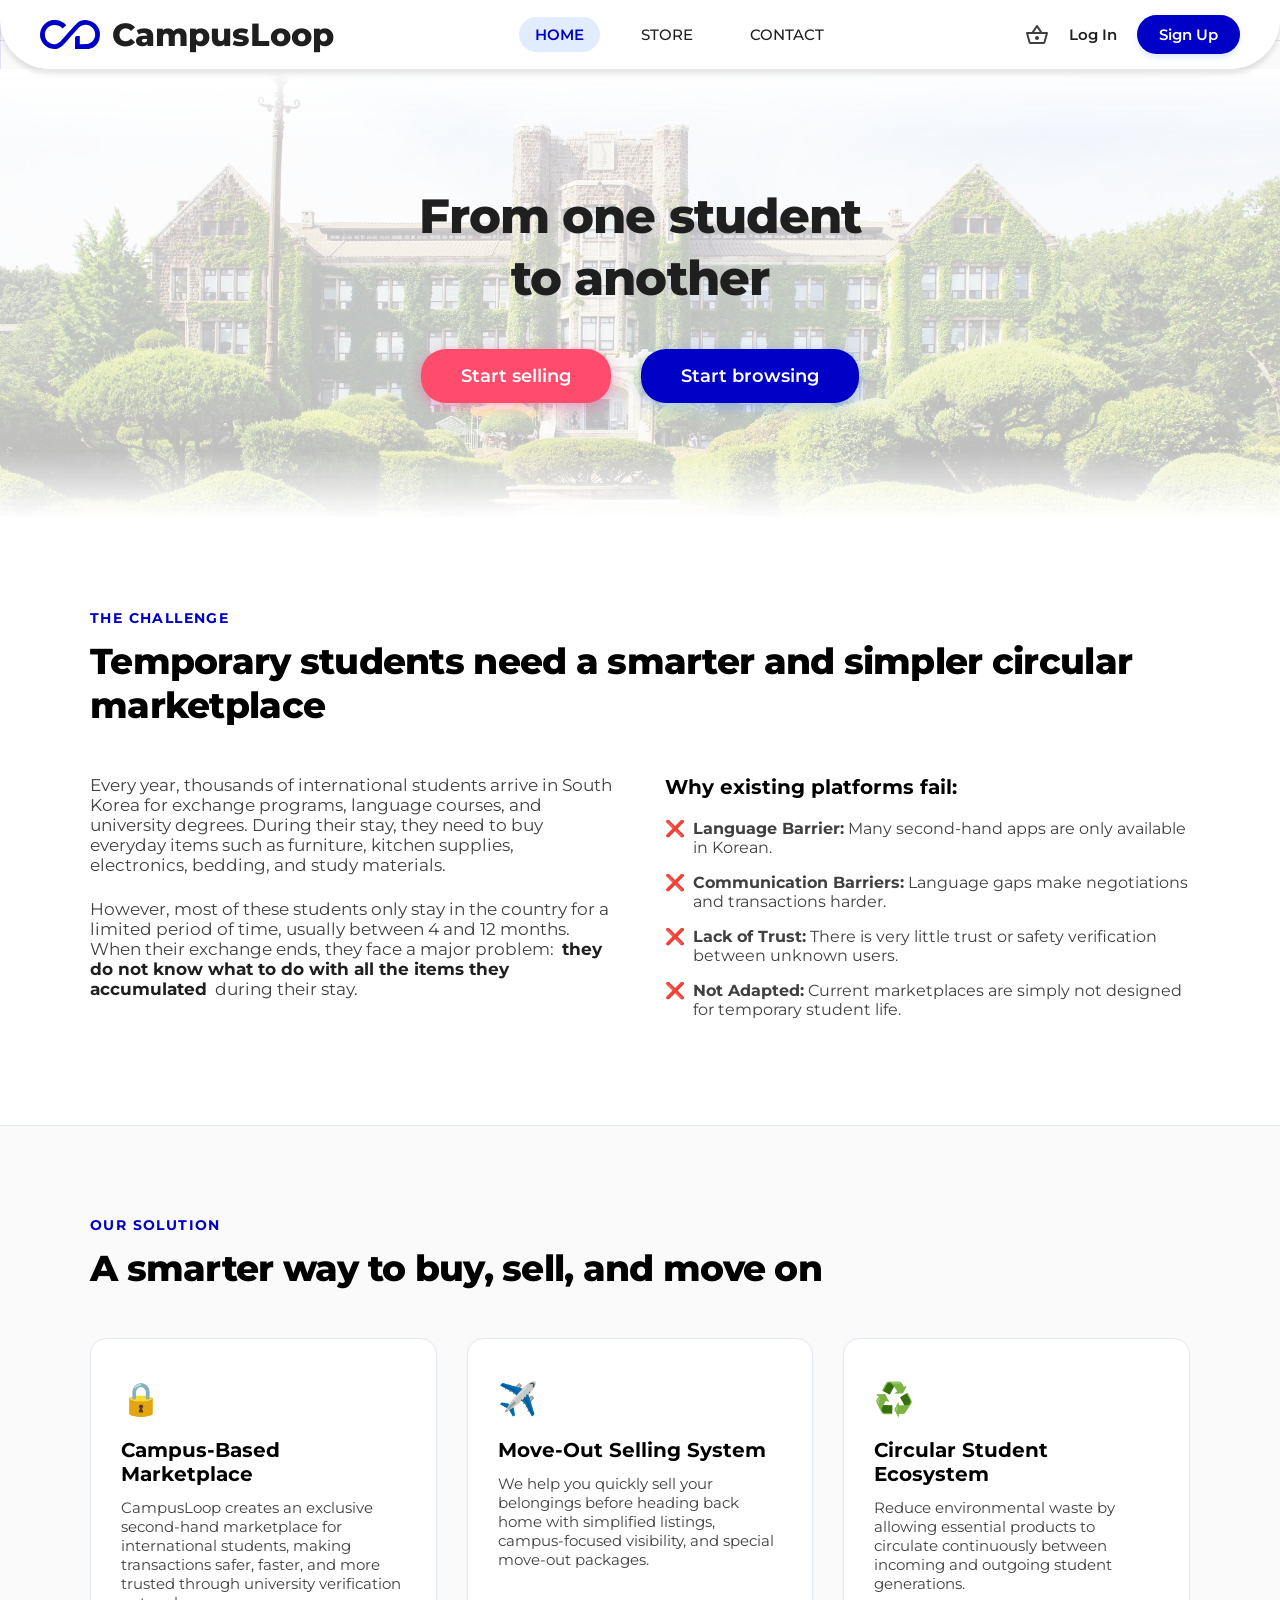
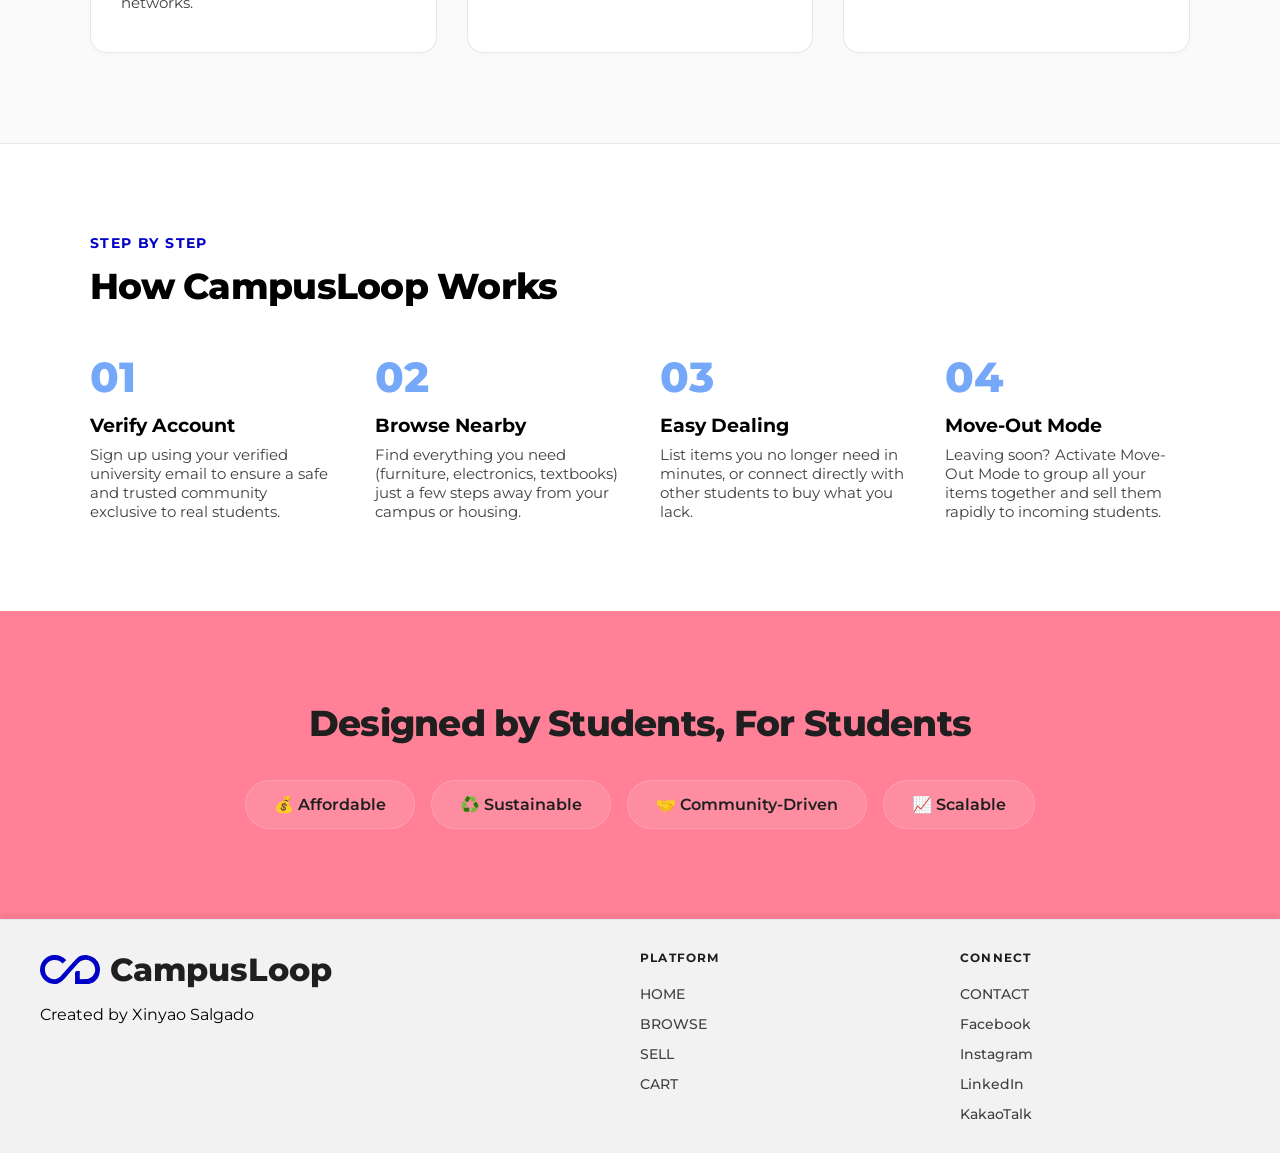
<file: index.html>
<!DOCTYPE html>
<html lang="en">
<head>
    <meta charset="UTF-8">
    <meta name="viewport" content="width=device-width, initial-scale=1.0">
    <link rel="icon" type="image/x-icon" href="./assets/logo/CampusLoop_Black.svg">
    <title>Home - CampusLoop</title>
    <link rel="preconnect" href="https://fonts.googleapis.com">
    <link rel="preconnect" href="https://fonts.gstatic.com" crossorigin>
    <link href="https://fonts.googleapis.com/css2?family=Material+Symbols+Rounded:wght,FILL@100..700,0..1&amp;display=swap" rel="stylesheet"/>
    <link rel="stylesheet" href="./assets/styles/style.css">
    <link rel="stylesheet" href="./assets/styles/index.css">
</head>
<body>
    <!-- MENU -->
    <header class="navbar">
        <div class="navbar-left">
            <a href="index.html" class="logo-container">
                <img class="logo-img" src="./assets/logo/CampusLoop_Blue.svg" alt="Logo CampusLoop">
                <p class="logo-name">CampusLoop</p>
            </a>
        </div>
        <nav class="navbar-center">
            <a class="nav-link active" href="index.html">HOME</a>
            <a class="nav-link" href="browse.html">STORE</a>
            <a class="nav-link" href="contact.html">CONTACT</a>
        </nav>
        <div class="navbar-right">
            <a href="cart.html" class="nav-icon">
                <span class="material-symbols-rounded">shopping_basket</span>
                <span class="cart-badge" id="cartBadge">0</span>
            </a>
            <a href="#" class="btn-login">Log In</a>
            <a href="#" class="btn-signup">Sign Up</a>
        </div>
    </header>

    <!-- MAIN CONTENT -->
    <main>
        <!-- HERO -->
        <section class="hero">
            <img src="./assets/images/campus.jpg" alt="Imagen de campus">
            <div>
                <h1>From one student <br> to another</h1>
                <div class="btns-hero">
                    <a class="btn-sell" href="sell.html">Start selling</a>
                    <a class="btn-browse" href="browse.html">Start browsing</a>
                </div>
                
            </div>
        </section>
        
        <!-- PROBLEM -->
        <section id="problem" class="web-section problem-section">
            <div class="container">
            <span class="section-tagline">The Challenge</span>
            <h2>Temporary students need a smarter and simpler circular marketplace</h2>
            
            <div class="problem-content">
                <div class="problem-text">
                <p>
                    Every year, thousands of international students arrive in South Korea for exchange programs, 
                    language courses, and university degrees. During their stay, they need to buy everyday items 
                    such as furniture, kitchen supplies, electronics, bedding, and study materials.
                </p>
                <p>
                    However, most of these students only stay in the country for a limited period of time, 
                    usually between 4 and 12 months. When their exchange ends, they face a major problem: 
                    <strong>they do not know what to do with all the items they accumulated</strong> during their stay.
                </p>
                </div>

                <div class="problem-reasons">
                <h3>Why existing platforms fail:</h3>
                <ul>
                    <li><strong>Language Barrier:</strong> Many second-hand apps are only available in Korean.</li>
                    <li><strong>Communication Barriers:</strong> Language gaps make negotiations and transactions harder.</li>
                    <li><strong>Lack of Trust:</strong> There is very little trust or safety verification between unknown users.</li>
                    <li><strong>Not Adapted:</strong> Current marketplaces are simply not designed for temporary student life.</li>
                </ul>
                </div>
            </div>
            </div>
        </section>

        <!-- SOLUTION -->
        <section id="solution" class="web-section solution-section">
            <div class="container">
            <span class="section-tagline">Our Solution</span>
            <h2>A smarter way to buy, sell, and move on</h2>
            
            <div class="solution-cards">
                <div class="solution-card">
                <div class="card-icon">🔒</div>
                <h3>Campus-Based Marketplace</h3>
                <p>
                    CampusLoop creates an exclusive second-hand marketplace for international students, making transactions safer, faster, and more trusted through university verification networks.
                </p>
                </div>

                <div class="solution-card">
                <div class="card-icon">✈️</div>
                <h3>Move-Out Selling System</h3>
                <p>
                    We help you quickly sell your belongings before heading back home with simplified listings, campus-focused visibility, and special move-out packages.
                </p>
                </div>

                <div class="solution-card">
                <div class="card-icon">♻️</div>
                <h3>Circular Student Ecosystem</h3>
                <p>
                    Reduce environmental waste by allowing essential products to circulate continuously between incoming and outgoing student generations.
                </p>
                </div>
            </div>
            </div>
        </section>

        <!-- STEPS -->
        <section id="how-it-works" class="web-section steps-section">
            <div class="container">
            <span class="section-tagline">Step by Step</span>
            <h2>How CampusLoop Works</h2>
            
            <ol class="steps-list">
                <li>
                <span class="step-number">01</span>
                <div class="step-content">
                    <h3>Verify Account</h3>
                    <p>Sign up using your verified university email to ensure a safe and trusted community exclusive to real students.</p>
                </div>
                </li>
                <li>
                <span class="step-number">02</span>
                <div class="step-content">
                    <h3>Browse Nearby</h3>
                    <p>Find everything you need (furniture, electronics, textbooks) just a few steps away from your campus or housing.</p>
                </div>
                </li>
                <li>
                <span class="step-number">03</span>
                <div class="step-content">
                    <h3>Easy Dealing</h3>
                    <p>List items you no longer need in minutes, or connect directly with other students to buy what you lack.</p>
                </div>
                </li>
                <li>
                <span class="step-number">04</span>
                <div class="step-content">
                    <h3>Move-Out Mode</h3>
                    <p>Leaving soon? Activate Move-Out Mode to group all your items together and sell them rapidly to incoming students.</p>
                </div>
                </li>
            </ol>
            </div>
        </section>

        <!-- VALUES -->
        <section id="values" class="web-section values-section">
            <div class="container">
            <h2>Designed by Students, For Students</h2>
            <div class="values-pills">
                <div class="pill">💰 Affordable</div>
                <div class="pill">♻️ Sustainable</div>
                <div class="pill">🤝 Community-Driven</div>
                <div class="pill">📈 Scalable</div>
            </div>
            </div>
        </section>
    </main>

    <!-- FOOTER -->
    <footer>
        <div class="column ownership">
            <a href="index.html">
                <img class="logo-img" src="./assets/logo/CampusLoop_Blue.svg" alt="CampusLoop logo">
                <p class="logo-name">CampusLoop</p>
            </a>
            <p>Created by Xinyao Salgado</p>
        </div>
        <div class="column platform">
            <h5>PLATFORM</h5>
            <a href="index.html">HOME</a>
            <a href="browse.html">BROWSE</a>
            <a href="sell.html">SELL</a>
            <a href="cart.html">CART</a>
        </div>
        <div class="column">
            <h5>CONNECT</h5>
            <a href="contact.html">CONTACT</a>
            <a href="#">Facebook</a>
            <a href="#">Instagram</a>
            <a href="#">LinkedIn</a>
            <a href="#">KakaoTalk</a>
        </div>
    </footer>
    <script src="./assets/scripts/cart-items.js"></script>
</body>
</html>
</file>
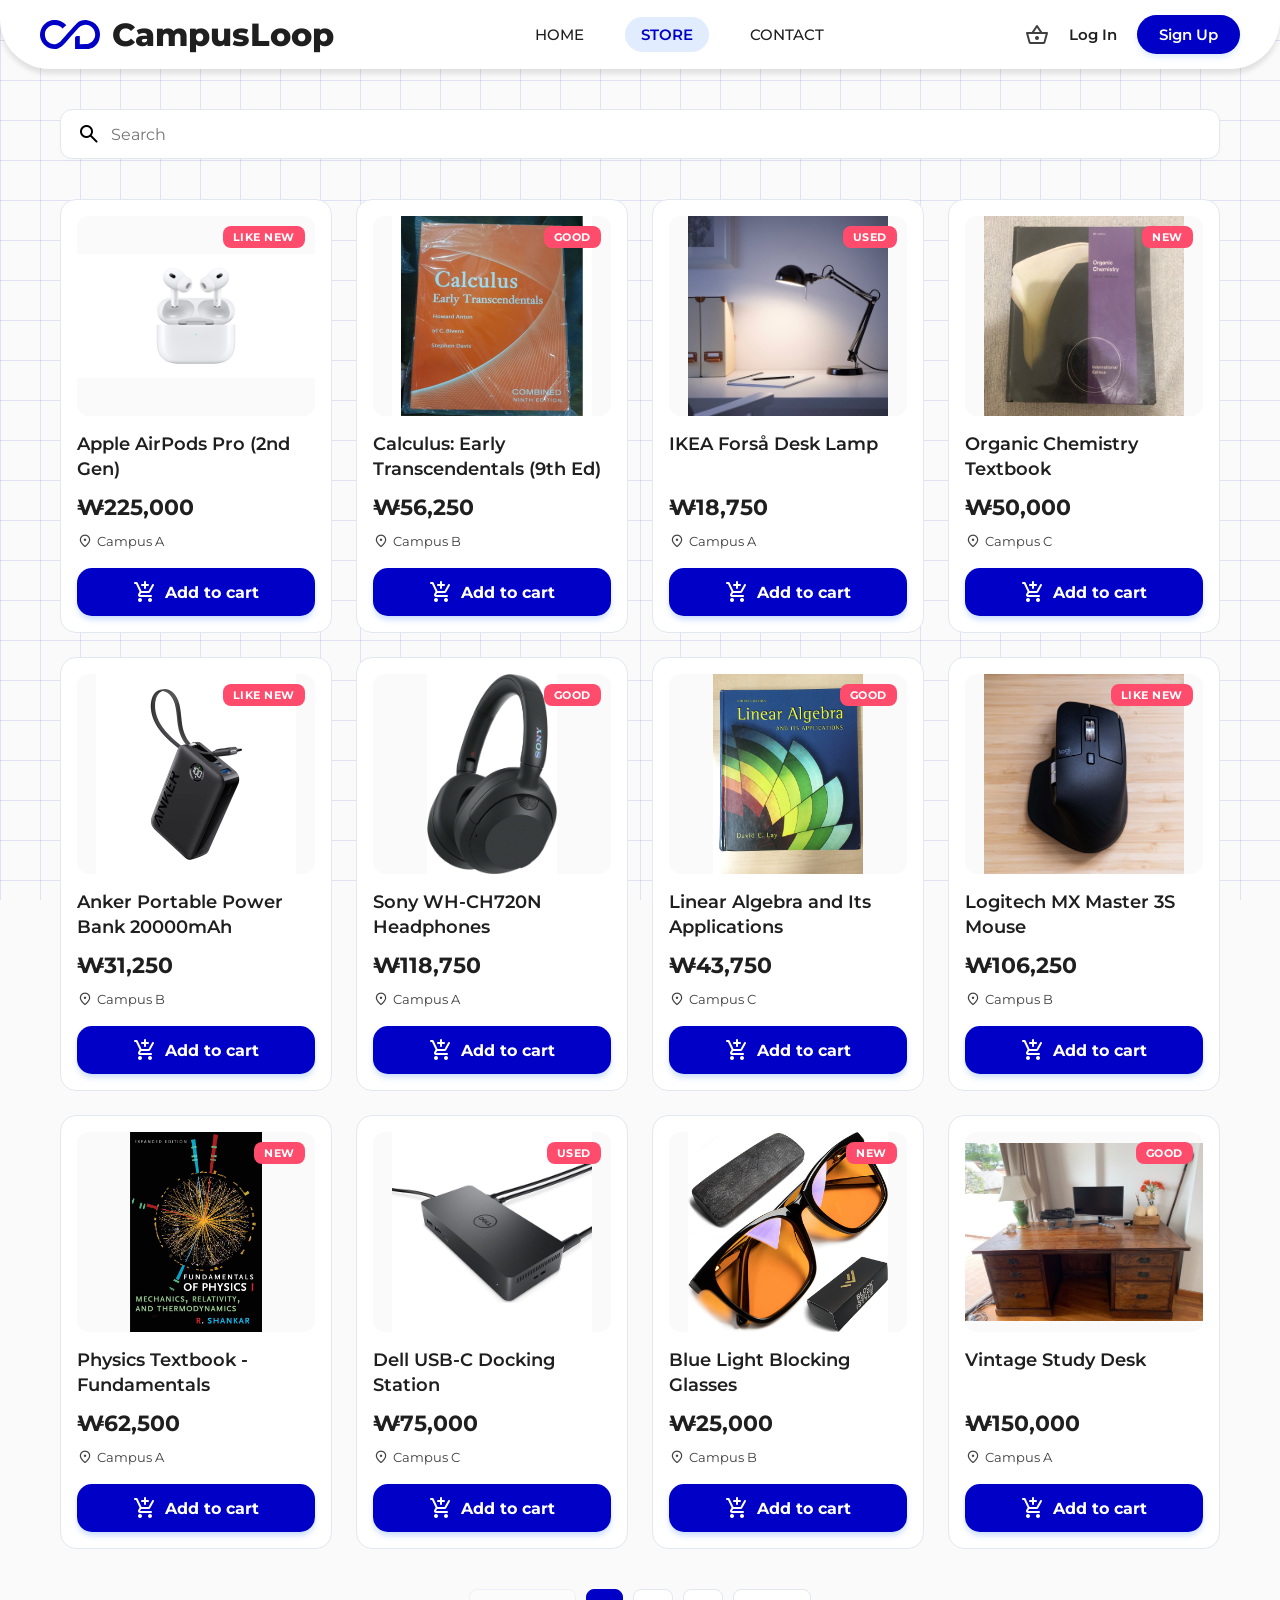
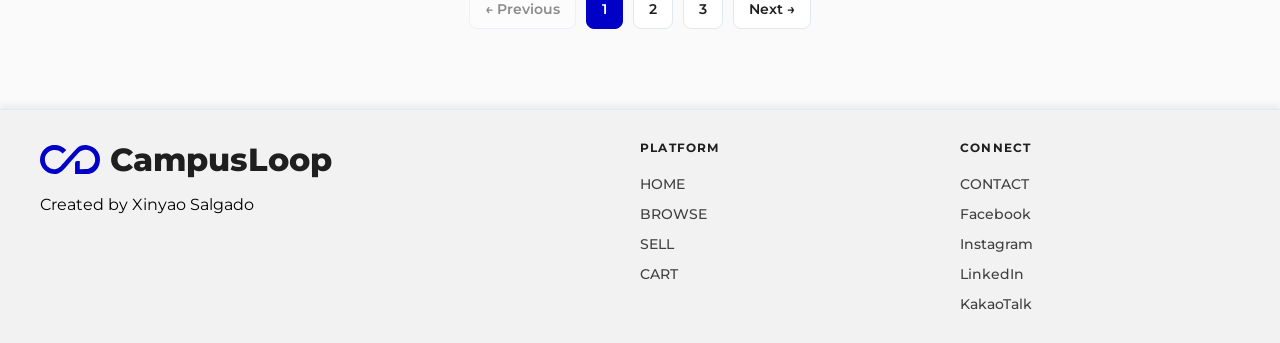
<file: browse.html>
<!DOCTYPE html>
<html lang="en">
<head>
    <meta charset="UTF-8">
    <meta name="viewport" content="width=device-width, initial-scale=1.0">
    <link rel="icon" type="image/x-icon" href="./assets/logo/CampusLoop_Black.svg">
    <title>Store - CampusLoop </title>
    <link href="https://fonts.googleapis.com/css2?family=Material+Symbols+Rounded:wght,FILL@100..700,0..1&amp;display=swap" rel="stylesheet"/>
    <link rel="stylesheet" href="./assets/styles/style.css">
    <link rel="stylesheet" href="./assets/styles/browse.css">
</head>
<body>
    <!-- MENU -->
    <header class="navbar">
        <div class="navbar-left">
            <a href="index.html" class="logo-container">
                <img class="logo-img" src="./assets/logo/CampusLoop_Blue.svg" alt="Logo CampusLoop">
                <p class="logo-name">CampusLoop</p>
            </a>
        </div>
        <nav class="navbar-center">
            <a class="nav-link" href="index.html">HOME</a>
            <a class="nav-link active" href="browse.html">STORE</a>
            <a class="nav-link" href="contact.html">CONTACT</a>
        </nav>
        <div class="navbar-right">
            <a href="cart.html" class="nav-icon">
                <span class="material-symbols-rounded">shopping_basket</span>
                <span class="cart-badge" id="cartBadge">0</span>
            </a>
            <a href="#" class="btn-login">Log In</a>
            <a href="#" class="btn-signup">Sign Up</a>
        </div>
    </header>

    <!-- BROWSE-->
    <main>
        <!-- SEARCH BAR -->
        <section class="search">
            <div class="search-bar">
                <span class="material-symbols-rounded">search</span>
                <input type="text" id="searchInput" placeholder="Search">
            </div>
            <div class="example">
                <button class="btn-filter">
                    <span class="material-symbols-rounded">filter_list</span>
                </button>
            </div>
        </section>

        <!-- ITEM LIST -->
        <section>
            <div class="items-grid">
                <!-- ITEM -->
                <div class="item example" id="1">
                    <div class="state">
                        <p>New</p>
                    </div>
                    <img src="#" alt="Product image" class="p-img">
                    <h2 class="title">Title</h2>
                    <div class="price">
                        <h1>Price</h1>
                    </div>
                    <div class="location">
                        <span class="material-symbols-rounded">place</span>
                        <p>Campus</p>
                    </div>
                    <button class="btn-buy">
                        <span class="material-symbols-rounded">add_shopping_cart</span>
                        <p>Add to cart</p>
                    </button>
                </div>
            </div>
        </section>

        <!-- PAGINATION -->
        <div class="pagination" id="pagination">
            <!-- Dinamically generated buttons -->
        </div>
    </main>

    <!-- FOOTER -->
    <footer>
        <div class="column ownership">
            <a href="index.html">
                <img class="logo-img" src="./assets/logo/CampusLoop_Blue.svg" alt="CampusLoop logo">
                <p class="logo-name">CampusLoop</p>
            </a>
            <p>Created by Xinyao Salgado</p>
        </div>
        <div class="column platform">
            <h5>PLATFORM</h5>
            <a href="index.html">HOME</a>
            <a href="browse.html">BROWSE</a>
            <a href="sell.html">SELL</a>
            <a href="cart.html">CART</a>
        </div>
        <div class="column">
            <h5>CONNECT</h5>
            <a href="contact.html">CONTACT</a>
            <a href="#">Facebook</a>
            <a href="#">Instagram</a>
            <a href="#">LinkedIn</a>
            <a href="#">KakaoTalk</a>
        </div>
    </footer>
    <script src="./assets/scripts/cart-items.js"></script>
    <script src="./assets/scripts/search.js"></script>
    <script src="./assets/scripts/loadProducts.js"></script>
</body>
</html>
</file>
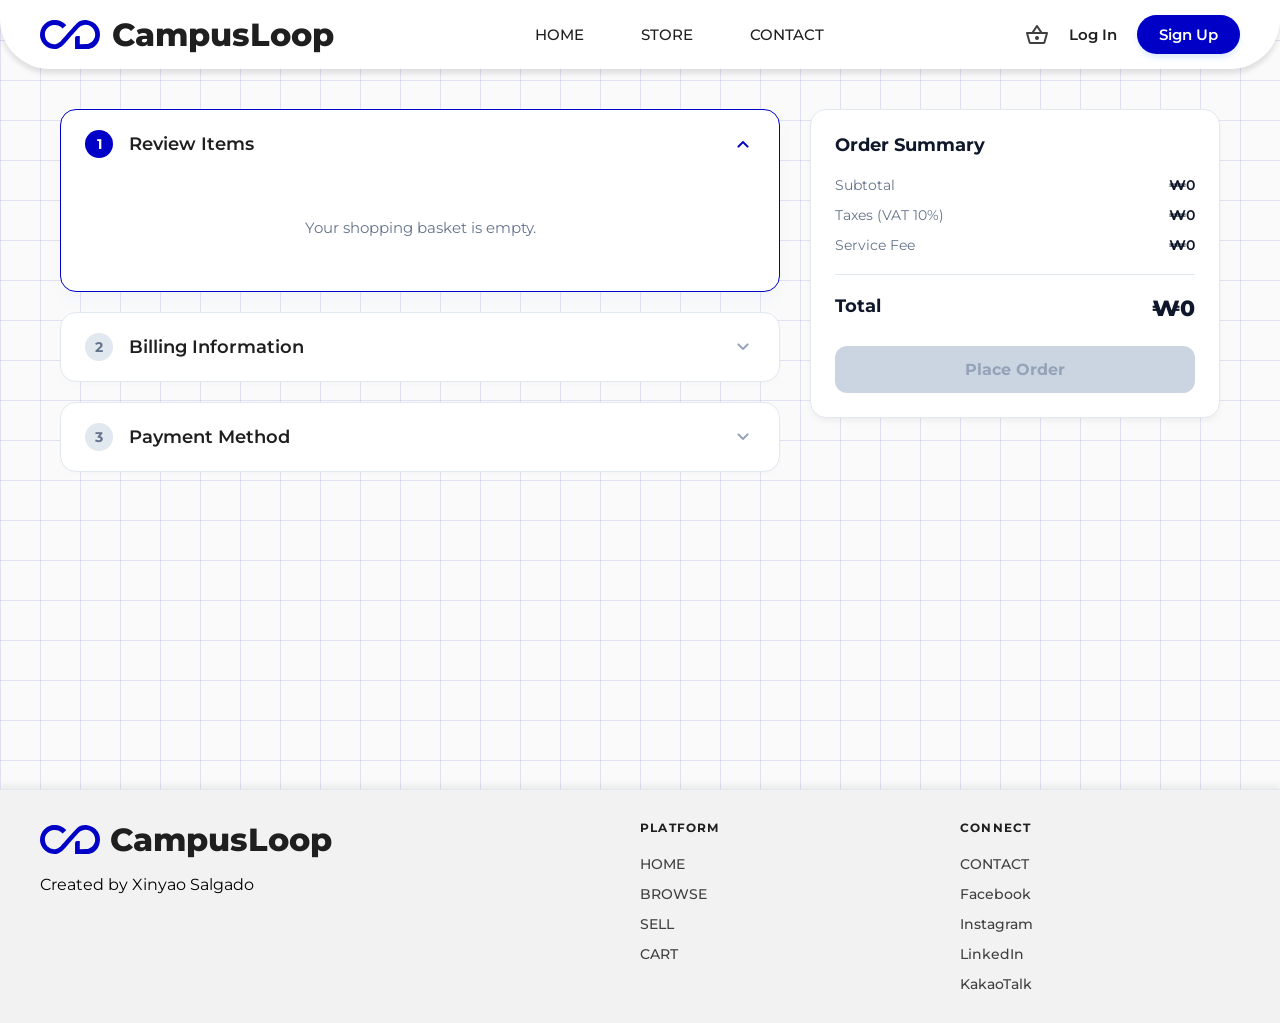
<file: cart.html>
<!DOCTYPE html>
<html lang="en">
<head>
    <meta charset="UTF-8">
    <meta name="viewport" content="width=device-width, initial-scale=1.0">
    <link rel="icon" type="image/x-icon" href="./assets/logo/CampusLoop_Black.svg">
    <title>Cart - CampusLoop</title>
    <link href="https://fonts.googleapis.com/css2?family=Material+Symbols+Rounded:wght,FILL@100..700,0..1&amp;display=swap" rel="stylesheet"/>
    <link rel="stylesheet" href="./assets/styles/style.css">
    <link rel="stylesheet" href="./assets/styles/cart.css">
</head>
<body>
    <!-- MENU -->
    <header class="navbar">
        <div class="navbar-left">
            <a href="index.html" class="logo-container">
                <img class="logo-img" src="./assets/logo/CampusLoop_Blue.svg" alt="Logo CampusLoop">
                <p class="logo-name">CampusLoop</p>
            </a>
        </div>
        <nav class="navbar-center">
            <a class="nav-link" href="index.html">HOME</a>
            <a class="nav-link" href="browse.html">STORE</a>
            <a class="nav-link" href="contact.html">CONTACT</a>
        </nav>
        <div class="navbar-right">
            <a href="#" class="nav-icon">
                <span class="material-symbols-rounded">shopping_basket</span>
                <span class="cart-badge" id="cartBadge">0</span>
            </a>
            <a href="#" class="btn-login">Log In</a>
            <a href="#" class="btn-signup">Sign Up</a>
        </div>
    </header>

    <main class="cart-container">
        <section class="checkout-sections">
            
            <div class="accordion-item active">
                <button class="accordion-header">
                    <span class="step-number">1</span>
                    <h2>Review Items</h2>
                    <span class="material-symbols-rounded toggle-icon">expand_more</span>
                </button>
                <div class="accordion-content">
                    <div id="cartItemsList" class="cart-items-list">
                        </div>
                </div>
            </div>

            <div class="accordion-item">
                <button class="accordion-header">
                    <span class="step-number">2</span>
                    <h2>Billing Information</h2>
                    <span class="material-symbols-rounded toggle-icon">expand_more</span>
                </button>
                <div class="accordion-content">
                    <form class="checkout-form" id="billingForm" onsubmit="event.preventDefault();">
                        <div class="form-row">
                            <div class="form-group">
                                <label for="firstName">First Name</label>
                                <input type="text" id="firstName" placeholder="John" required>
                            </div>
                            <div class="form-group">
                                <label for="lastName">Last Name</label>
                                <input type="text" id="lastName" placeholder="Doe" required>
                            </div>
                        </div>
                        <div class="form-row">
                            <div class="form-group flex-1">
                                <label for="country">Country</label>
                                <input type="text" id="country" placeholder="e.g., South Korea" required>
                            </div>
                            <div class="form-group flex-1">
                                <label for="province">Province / City</label>
                                <input type="text" id="province" placeholder="e.g., Seoul / Gyeonggi-do" required>
                            </div>
                            <div class="form-group flex-1">
                                <label for="city">District / Town</label>
                                <input type="text" id="city" placeholder="e.g., Seodaemun-gu / Mapo-gu" required>
                            </div>
                        </div>
                        <div class="form-group">
                            <label for="address">Address</label>
                            <input type="text" id="address" placeholder="Room 302, Anam-dong / Yonsei Road 50" required>
                        </div>
                        <div class="form-group">
                            <label for="zipCode">Postal Code</label>
                            <input type="text" id="zipCode" placeholder="03722" required>
                        </div>
                    </form>
                </div>
            </div>

            <div class="accordion-item">
                <button class="accordion-header">
                    <span class="step-number">3</span>
                    <h2>Payment Method</h2>
                    <span class="material-symbols-rounded toggle-icon">expand_more</span>
                </button>
                <div class="accordion-content">
                    <form class="checkout-form" id="paymentForm" onsubmit="event.preventDefault();">
                        <div class="form-group">
                            <label for="cardName">Cardholder Name</label>
                            <input type="text" id="cardName" placeholder="JOHN DOE" required>
                        </div>
                        <div class="form-group">
                            <label for="cardNumber">Card Number</label>
                            <input type="text" id="cardNumber" placeholder="4532 •••• •••• ••••" maxlength="19" required>
                        </div>
                        <div class="form-row">
                            <div class="form-group">
                                <label for="cardExpiry">Expiration Date</label>
                                <input type="text" id="cardExpiry" placeholder="MM/YY" maxlength="5" required>
                            </div>
                            <div class="form-group">
                                <label for="cardCvv">CVV</label>
                                <input type="password" id="cardCvv" placeholder="•••" maxlength="3" required>
                            </div>
                        </div>
                    </form>
                </div>
            </div>

        </section>

        <section class="cart-summary">
            <h3>Order Summary</h3>
            <div class="summary-details">
                <div class="summary-row">
                    <p>Subtotal</p>
                    <span id="summarySubtotal">₩0</span>
                </div>
                <div class="summary-row">
                    <p>Taxes (VAT 10%)</p>
                    <span id="summaryTaxes">₩0</span>
                </div>
                <div class="summary-row">
                    <p>Service Fee</p>
                    <span id="summaryFee">₩2,000</span>
                </div>
                <hr>
                <div class="summary-row total-row">
                    <p>Total</p>
                    <span id="summaryTotal">₩0</span>
                </div>
            </div>
            <button id="btnPlaceOrder" class="btn-checkout" disabled>Place Order</button>
        </section>
    </main>

    <!-- FOOTER -->
    <footer>
        <div class="column ownership">
            <a href="index.html">
                <img class="logo-img" src="./assets/logo/CampusLoop_Blue.svg" alt="CampusLoop logo">
                <p class="logo-name">CampusLoop</p>
            </a>
            <p>Created by Xinyao Salgado</p>
        </div>
        <div class="column platform">
            <h5>PLATFORM</h5>
            <a href="index.html">HOME</a>
            <a href="browse.html">BROWSE</a>
            <a href="sell.html">SELL</a>
            <a href="cart.html">CART</a>
        </div>
        <div class="column">
            <h5>CONNECT</h5>
            <a href="contact.html">CONTACT</a>
            <a href="#">Facebook</a>
            <a href="#">Instagram</a>
            <a href="#">LinkedIn</a>
            <a href="#">KakaoTalk</a>
        </div>
    </footer>
    <script src="./assets/scripts/cart.js"></script>
</body>
</html>
</file>
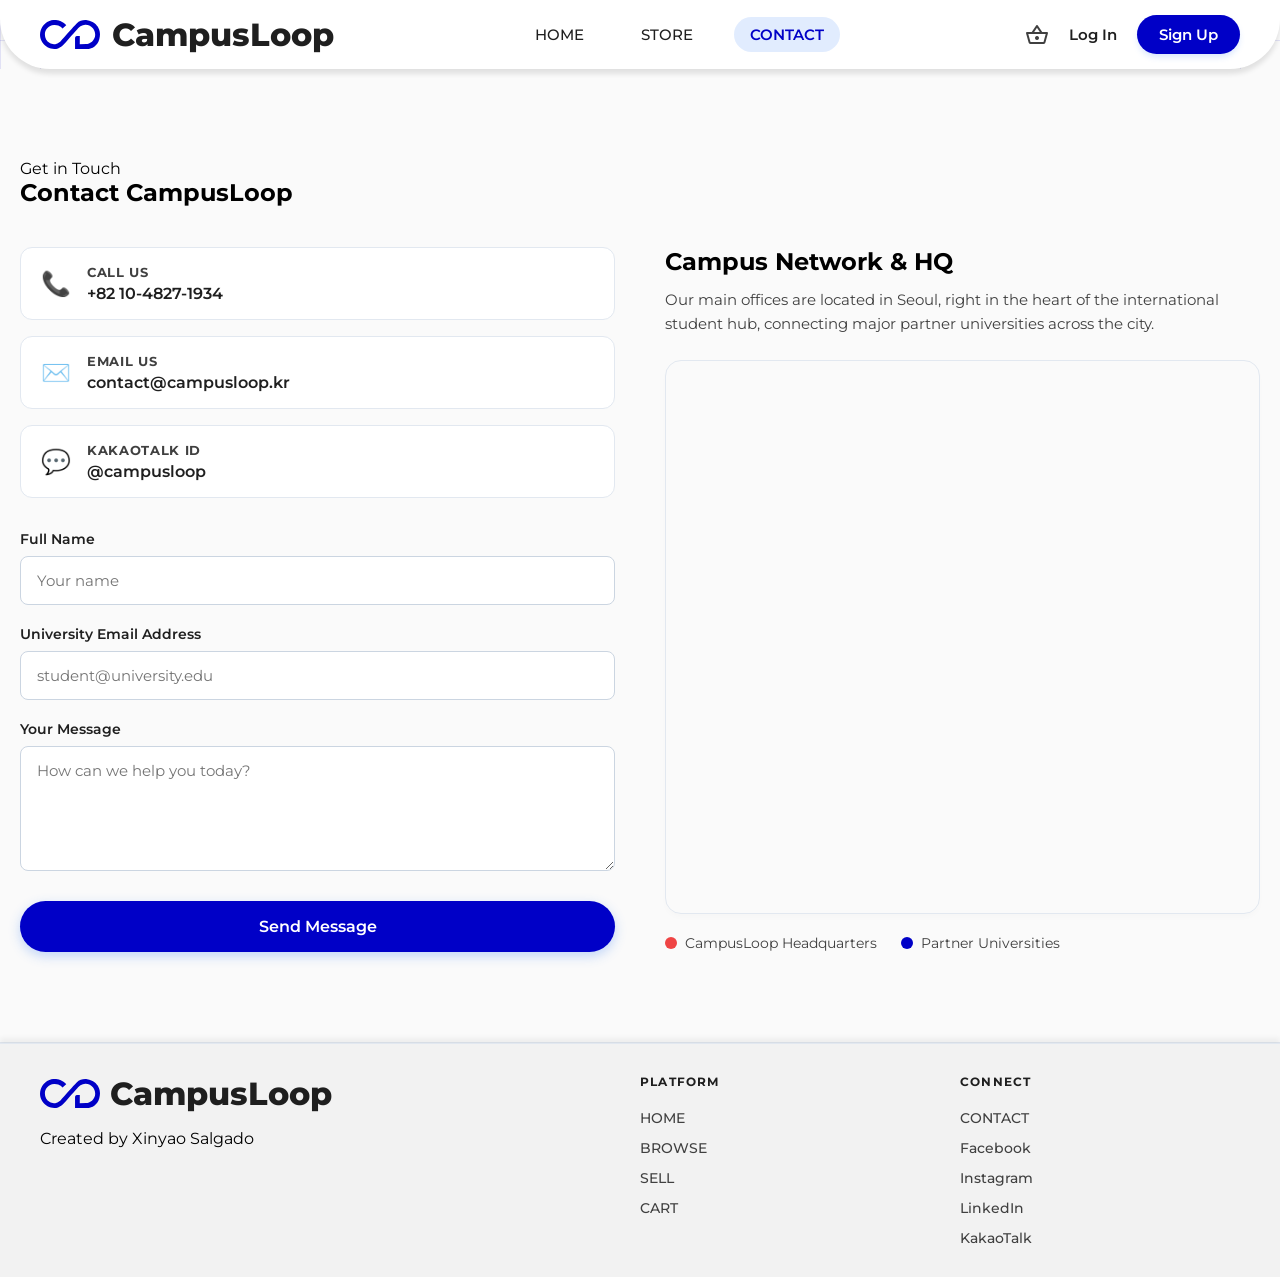
<file: contact.html>
<!DOCTYPE html>
<html lang="en">
<head>
    <meta charset="UTF-8">
    <meta name="viewport" content="width=device-width, initial-scale=1.0">
    <link rel="icon" type="image/x-icon" href="./assets/logo/CampusLoop_Black.svg">
    <title>Contact - CampusLoop</title>
    <link href="https://fonts.googleapis.com/css2?family=Material+Symbols+Rounded:wght,FILL@100..700,0..1&amp;display=swap" rel="stylesheet"/>
    <link rel="stylesheet" href="./assets/styles/style.css">
    <link rel="stylesheet" href="./assets/styles/contact.css">
</head>
<body>
    <!-- MENU -->
    <header class="navbar">
        <div class="navbar-left">
            <a href="index.html" class="logo-container">
                <img class="logo-img" src="./assets/logo/CampusLoop_Blue.svg" alt="Logo CampusLoop">
                <p class="logo-name">CampusLoop</p>
            </a>
        </div>
        <nav class="navbar-center">
            <a class="nav-link" href="index.html">HOME</a>
            <a class="nav-link" href="browse.html">STORE</a>
            <a class="nav-link active" href="contact.html">CONTACT</a>
        </nav>
        <div class="navbar-right">
            <a href="cart.html" class="nav-icon">
                <span class="material-symbols-rounded">shopping_basket</span>
                <span class="cart-badge" id="cartBadge">0</span>
            </a>
            <a href="#" class="btn-login">Log In</a>
            <a href="#" class="btn-signup">Sign Up</a>
        </div>
    </header>

    <!-- MAIN -->
    <main>
        <section class="contact-section">
            <div class="container">
                <span class="section-tagline">Get in Touch</span>
                <h2>Contact CampusLoop</h2>
                
                <div class="contact-grid">
                    <div class="contact-form-block">
                        <div class="info-badges">
                            <div class="info-badge">
                                <span class="badge-icon">📞</span>
                                <div>
                                    <h4>Call Us</h4>
                                    <p>+82 10-4827-1934</p>
                                </div>
                            </div>
                            <div class="info-badge">
                                <span class="badge-icon">✉️</span>
                                <div>
                                    <h4>Email Us</h4>
                                    <p>contact@campusloop.kr</p>
                                </div>
                            </div>
                            <div class="info-badge">
                                <span class="badge-icon">💬</span>
                                <div>
                                    <h4>KakaoTalk ID</h4>
                                    <p>@campusloop</p>
                                </div>
                            </div>
                        </div>
                        
                        <form class="contact-form" onsubmit="event.preventDefault(); alert('Demo: ¡Mensaje simulado con éxito!');">
                            <div class="form-group">
                                <label for="name">Full Name</label>
                                <input type="text" id="name" placeholder="Your name" required>
                            </div>
                            <div class="form-group">
                                <label for="email">University Email Address</label>
                                <input type="email" id="email" placeholder="student@university.edu" required>
                            </div>
                            <div class="form-group">
                                <label for="message">Your Message</label>
                                <textarea id="message" rows="5" placeholder="How can we help you today?" required></textarea>
                            </div>
                            <button type="submit" class="form-submit-btn">Send Message</button>
                        </form>
                    </div>
                    
                    <div class="contact-map-block">
                        <h3>Campus Network & HQ</h3>
                        <p class="map-desc">Our main offices are located in Seoul, right in the heart of the international student hub, connecting major partner universities across the city.</p>
                        
                        <div class="map-wrapper">
                            <iframe 
                                width="100%" 
                                height="100%" 
                                frameborder="0" 
                                title="Felt Map" 
                                src="https://felt.com/embed/map/Getting-started-with-Felt-M4kQIqBpT9A6429At9CF5u8DB?loc=37.52944%2C126.97953%2C14.31z&legend=1&cooperativeGestures=1&link=1&geolocation=0&zoomControls=1&scaleBar=1" 
                                referrerpolicy="strict-origin-when-cross-origin">
                            </iframe>
                        </div>
                        
                        <div class="map-legend">
                            <div class="legend-item"><span class="dot office-dot"></span> CampusLoop Headquarters</div>
                            <div class="legend-item"><span class="dot uni-dot"></span> Partner Universities</div>
                        </div>
                    </div>
                </div>
            </div>
        </section>
    </main>

    <!-- FOOTER -->
    <footer>
        <div class="column ownership">
            <a href="index.html">
                <img class="logo-img" src="./assets/logo/CampusLoop_Blue.svg" alt="CampusLoop logo">
                <p class="logo-name">CampusLoop</p>
            </a>
            <p>Created by Xinyao Salgado</p>
        </div>
        <div class="column platform">
            <h5>PLATFORM</h5>
            <a href="index.html">HOME</a>
            <a href="browse.html">BROWSE</a>
            <a href="sell.html">SELL</a>
            <a href="cart.html">CART</a>
        </div>
        <div class="column">
            <h5>CONNECT</h5>
            <a href="contact.html">CONTACT</a>
            <a href="#">Facebook</a>
            <a href="#">Instagram</a>
            <a href="#">LinkedIn</a>
            <a href="#">KakaoTalk</a>
        </div>
    </footer>

    <script src="./assets/scripts/cart-items.js"></script>
</body>
</html>
</file>
<file: assets/styles/style.css>
@import url('https://fonts.googleapis.com/css2?family=Montserrat:ital,wght@0,100..900;1,100..900&display=swap');

* {
    padding: 0px;
    margin: 0px;
}

:root {
    /*COLORS*/
    --primary: hsl(240, 100%, 39%);
    --secondary: hsl(0, 0%, 100%);
    --accent: hsl(349, 100%, 65%);
    --text: hsl(0, 0%, 12%);
    --text-secondary: hsl(0, 0%, 25%);
    --accent-light: hsl(from var(--accent) h s calc(l + 10));
    --accent-dark: hsl(from var(--accent) h s calc(l - 20));
    --primary-light: hsl(from var(--primary) h s calc(l + 20));
    --primery-dark: hsl(from var(--primary) h s calc(l - 20));
    --secondary-dark: hsl(from var(--secondary) h s calc(l - 5));
    --background: hsl(0, 0%, 98%);
    --background-primary: white;
    --background-secondary: hsl(349, 100%, 86%);
}

body {
    font-family: 'Montserrat',sans-serif;
    background-color: var(--background);
    background-image: 
        linear-gradient(to right, hsl(from var(--primary) h s l / 0.1) 1px, transparent 1px),
        linear-gradient(to bottom, hsl(from var(--primary) h s l / 0.1) 1px, transparent 1px);
    background-size: 40px 40px;
    background-attachment: fixed;
    min-height: 100vh;
    box-sizing: border-box;

    display: flex;
    flex-direction: column;
}

main {
    flex-shrink: 0;
    width: 100%;
    box-sizing: border-box;
    min-height: 80vh;
}

input, select,  textarea, button{
    font-family: 'Montserrat', sans-serif;

}

a {
    text-decoration: none;
}

.example {
    display: none;
}

/* HEADER */

.navbar {
    display: flex;
    justify-content: space-between;
    align-items: center;
    padding: 15px 40px;
    background-color: var(--secondary);
    box-shadow: 0 5px 5px rgba(0,0,0,0.1);
    border-radius: 0 0 50px 50px;

    position: relative;
    z-index: 10;
}

.navbar-left {
    flex: 0 0 auto;
    margin-right: auto;
}

.navbar-right {
    flex: 0 0 auto;
    margin-left: auto;
    display: flex;
    justify-content: flex-end;
    gap: 15px;  
}

.navbar-center {
    display: flex;
    gap: 25px;
}

.nav-link {
    text-decoration: none;
    color: var(--text);
    font-size: 15px;
    font-weight: 500;
    padding: 8px 16px;
    border-radius: 20px;
    transition: all 0.25s ease;
}

.nav-link:hover {
    color: var(--primary);
    background-color: rgba(59, 130, 246, 0.08);
}

.nav-link.active {
    color: var(--primary);
    background-color: rgba(59, 130, 246, 0.15);
    font-weight: 600;
}

.logo-container {
    display: flex;
    align-items: center;
    gap: 12px;
}

.logo-img { 
    width: 60px; 
    height: auto; 
}

.logo-name {
    font-size: 2rem;
    font-weight: 800;
    color: var(--text)
}

.navbar-right {
    display: flex;
    align-items: center;
    gap: 20px;
}


.nav-icon {
    color: var(--text-secondary);
    display: flex;
    align-items: center;
    text-decoration: none;
    transition: color 0.2s ease;
    position: relative;
}

.nav-icon:hover {
    color: var(--primary);
}

.cart-badge {
    position: absolute;
    top: -8px;
    right: -8px;
    background-color: var(--accent);
    color: white;
    border-radius: 50%;
    width: 22px;
    height: 22px;
    display: none;
    align-items: center;
    justify-content: center;
    font-size: 12px;
    font-weight: 700;
}

.btn-login {
    text-decoration: none;
    color: var(--text);
    font-size: 15px;
    font-weight: 600;
    transition: color 0.2s ease;
}

.btn-login:hover {
    color: var(--primary);    
}

.btn-signup {
    text-decoration: none;
    color: var(--secondary);
    background-color: var(--primary);
    font-size: 15px;
    font-weight: 600;
    padding: 10px 22px;
    border-radius: 20px;
    box-shadow: 0 4px 6px -1px rgba(59, 130, 246, 0.2);
    transition: all 0.2s ease;
}

.btn-signup:hover {
    background-color: #2563eb;
    transform: translateY(-1px);
    box-shadow: 0 6px 12px -2px rgba(59, 130, 246, 0.3);
}

.btn-signup:active {
    transform: translateY(0);
}

/* FOOTER */

footer {
    background-color: var(--secondary-dark);
    border-top: 1px solid #e2e8f0;
    padding: 30px 40px 30px 40px;
    display: grid;
    grid-template-columns: 2fr 1fr 1fr;
    gap: 40px;
    box-shadow: 0 -5px 5px rgba(0, 0, 0, 0.05);
    width: 100%;
    box-sizing: border-box;

    flex-grow: 1;
}

.column {
    display: flex;
    flex-direction: column;
    gap: 12px;
}

.ownership a {
    display: flex;
    align-items: center;
    gap: 10px;                  
    text-decoration: none;
    color: var(--primary);
    font-size: 20px;
    font-weight: 700;
    margin-bottom: 4px;
}

footer h5 {
    color: var(--text);
    font-size: 12px;
    font-weight: 700;
    letter-spacing: 0.1em;
    margin: 0 0 8px 0;
}

.column > a {
    text-decoration: none;
    color: var(--text-secondary);
    font-size: 14px;
    font-weight: 500;
    width: fit-content;
    transition: all 0.2s ease;
}

.column > a:hover {
    color: var(--primary);
    transform: translateX(3px);
}
</file>
<file: assets/styles/index.css>
/* HERO */

.hero {
  position: relative;
  width: 100%;
  min-height: 450px;       
  display: flex;
  justify-content: center; 
  align-items: center;     
  overflow: hidden;        
  background-color: #ffffff;
}

.hero img {
  position: absolute;
  top: 0;
  left: 0;
  width: 100%;
  height: 100%;
  object-fit: cover;      
  z-index: 1;          
  opacity: 0.25;      
  
  -webkit-mask-image: linear-gradient(to bottom, 
    rgba(0, 0, 0, 0) 0%,  
    rgba(0, 0, 0, 1) 15%,  
    rgba(0, 0, 0, 1) 85%,  
    rgba(0, 0, 0, 0) 100%   
  );
  
  mask-image: linear-gradient(to bottom, 
    rgba(0, 0, 0, 0) 0%, 
    rgba(0, 0, 0, 1) 15%, 
    rgba(0, 0, 0, 1) 85%, 
    rgba(0, 0, 0, 0) 100%
  );
}

.hero > div {
  position: relative;
  z-index: 2;     
  text-align: center; 
  display: flex;
  flex-direction: column;
  align-items: center;
  gap: 40px;  
  max-width: 800px;     
  padding: 0 20px;
}

.hero h1 {
  font-size: 48px;       
  font-weight: 800;
  color: var(--text);
  margin: 0;
  line-height: 1.3;
  letter-spacing: -0.02em;
}

.btns-hero {
  display: flex;
  flex-direction: row;
  align-items: center;
  gap: 30px;
}

.btn-sell {
  color: var(--secondary);
  background-color: var(--accent);
  box-shadow: 0 4px 14px rgba(247, 60, 138, 0.4);
}

.btn-sell:hover {
  background-color: var(--accent-light);
  transform: translateY(-2px);
  box-shadow: 0 6px 20px rgba(246, 59, 162, 0.5);
}

.btn-browse {
  color: var(--secondary);
  background-color: var(--primary);
  box-shadow: 0 4px 14px rgba(59, 130, 246, 0.4);
}

.btn-browse:hover {
  background-color: var(--primary-light);
  transform: translateY(-2px);
  box-shadow: 0 6px 20px rgba(59, 130, 246, 0.5);
}

.btns-hero a {
  text-decoration: none;
  font-size: 18px;
  font-weight: 600;
  padding: 16px 40px;
  border-radius: 25px;
  transition: all 0.2s ease;
}

/* GENERAL */
.web-section {
  padding: 90px 20px;
  width: 100%;
  box-sizing: border-box;
}

.container {
  max-width: 1100px;
  margin: 0 auto;
}

.section-tagline {
  display: block;
  color: var(--primary);
  font-size: 14px;
  font-weight: 700;
  text-transform: uppercase;
  letter-spacing: 0.1em;
  margin-bottom: 12px;
}

h2 {
  font-size: 36px;
  font-weight: 800;
  margin-top: 0;
  margin-bottom: 48px;
  letter-spacing: -0.02em;
}

/* PROBLEM SECTION */
.problem-section {
  background-color: var(--secondary);
  border-bottom: 1px solid #e2e8f0;
}

.problem-content {
  display: grid;
  grid-template-columns: 1fr 1fr;
  gap: 50px;
}

.problem-text p {
  font-size: 17px;
  color: var(--text-secondary);
  margin-bottom: 24px;
}

.problem-text strong {
  color: var(--text);
  padding: 2px 4px;
  border-radius: 4px;
}

.problem-reasons h3 {
  font-size: 20px;
  margin-top: 0;
  margin-bottom: 20px;
}

.problem-reasons ul {
  list-style: none;
  padding: 0;
  margin: 0;
}

.problem-reasons li {
  position: relative;
  padding-left: 28px;
  margin-bottom: 16px;
  color: var(--text-secondary);
  font-size: 16px;
}

.problem-reasons li::before {
  content: "❌";
  position: absolute;
  left: 0;
}

/* SOLUTION SECTION */
.solution-section {
  border-bottom: 1px solid #e2e8f0;
}

.solution-cards {
  display: grid;
  grid-template-columns: repeat(auto-fit, minmax(280px, 1fr));
  gap: 30px;
}

.solution-card {
  background-color: var(--background-primary);
  padding: 40px 30px;
  border-radius: 16px;
  border: 1px solid #e2e8f0;
  box-shadow: 0 4px 6px -1px rgba(0, 0, 0, 0.02);
  transition: transform 0.2s ease, box-shadow 0.2s ease;
}

.solution-card:hover {
  transform: translateY(-5px);
  box-shadow: 0 12px 24px -5px rgba(0, 0, 0, 0.06);
}

.card-icon {
  font-size: 32px;
  margin-bottom: 20px;
}

.solution-card h3 {
  font-size: 20px;
  margin: 0 0 12px 0;
}

.solution-card p {
  color: var(--text-secondary);
  margin: 0;
  font-size: 15px;
}

/* STEPS SECTION */
.steps-section {
  background-color: var(--background-primary);
}

.steps-list {
  list-style: none;
  padding: 0;
  margin: 0;
  display: grid;
  grid-template-columns: repeat(auto-fit, minmax(220px, 1fr));
  gap: 40px;
}

.steps-list li {
  display: flex;
  flex-direction: column;
  gap: 16px;
}

.step-number {
  font-size: 42px;
  font-weight: 800;
  color: hsla(217, 91%, 60%, 0.7); 
  line-height: 1;
}

.step-content h3 {
  font-size: 19px;
  margin: 0 0 8px 0;
}

.step-content p {
  color: var(--text-secondary);
  font-size: 15px;
  margin: 0;
}

/* VALUES SECTION */
.values-section {
  text-align: center;
  background-color: var(--accent-light);
  color: var(--text);
}

.values-section h2 {
  margin-bottom: 35px;
}

.values-pills {
  display: flex;
  justify-content: center;
  gap: 16px;
  flex-wrap: wrap;
}

.pill {
  background-color: rgba(255, 255, 255, 0.1);
  padding: 14px 28px;
  border-radius: 30px;
  font-weight: 600;
  font-size: 16px;
  border: 1px solid rgba(255, 255, 255, 0.15);
}
</file>
<file: assets/styles/browse.css>
main {
  max-width: 1200px;
  margin: 0 auto;
  padding: 40px 20px;
}

/* SEARCH BAR */

.search {
    display: flex;
    gap: 16px;
    margin-bottom: 40px;
    align-items: center;
}

.search-bar {
    display: flex;
    align-items: center;
    background-color: var(--secondary);
    border: 1px solid #e2e8f0;
    border-radius: 12px;
    padding: 12px 16px;
    flex: 1;
    gap: 10px;
    box-shadow: 0 2px 4px rgba(0, 0, 0, 0.02);
}

.search input {
    border: none;
    outline: none;
    width: 100%;
    font-size: 16px;
    color: var(--text);
    background: transparent;
}

.btn-filter {
    background-color: var(--secondary);
    border: 1px solid #e2e8f0;
    border-radius: 12px;
    padding: 12px;
    cursor: pointer;
    display: flex;
    align-items: center;
    justify-content: center;
    color: var(--text);
    transition: all 0.2s ease;
    box-shadow: 0 2px 4px rgba(0, 0, 0, 0.02);
}

.search button:hover {
    background-color: #f1f5f9;
    color: var(--primary);
    border-color: var(--primary);
}

/* ITEM */

.items-grid {
    display: grid;
    grid-template-columns: repeat(auto-fill, minmax(250px, 1fr));
    gap: 24px;
}

.item {
    background-color: var(--secondary);
    border-radius: 16px;
    padding: 16px;
    border: 1px solid #e2e8f0;
    position: relative; /* Necesario para posicionar la etiqueta "New" */
    display: flex;
    flex-direction: column;
    gap: 12px;
    transition: transform 0.2s ease, box-shadow 0.2s ease;
    min-height: 400px;
}

.item:hover {
    transform: translateY(-4px);
    box-shadow: 0 12px 20px -5px rgba(0, 0, 0, 0.08);
}

.state {
    position: absolute;
    top: 26px;
    right: 26px;
    background-color: var(--accent);
    color: white;
    padding: 4px 10px;
    border-radius: 8px;
    font-size: 11px;
    font-weight: 700;
    text-transform: uppercase;
    letter-spacing: 0.05em;
}

.p-img {
    width: 100%;
    height: 200px;
    object-fit: contain;
    border-radius: 12px;
    background-color: var(--background);
}

.title {
    font-size: 18px;
    color: var(--text);
    margin: 4px 0 0 0;
    font-weight: 600;
    display: -webkit-box;
    -webkit-box-orient: vertical;
    overflow: hidden;
    text-overflow: ellipsis;
    height: 50px;
    line-height: 25px;
}

.price {
    display: flex;
    align-items: baseline;
    gap: 2px;
    color: var(--text);
}

.price span {
    font-size: 16px;
    font-weight: 600;
}

.price h1 {
    font-size: 22px;
    margin: 0;
    font-weight: 700;
}

.location {
    display: flex;
    align-items: center;
    gap: 4px;
    color: var(--text-secondary);
    font-size: 13px;
}

.location span {
    font-size: 16px;
}

.btn-buy {
    background-color: var(--primary);
    color: white;
    border: none;
    border-radius: 15px;
    cursor: pointer;
    display: flex;
    align-items: center;
    justify-content: center;
    flex-wrap: wrap;
    gap: 8px;
    transition: background-color 0.2s ease, transform 0.1s ease;
    box-shadow: 0 4px 6px -1px rgba(59, 130, 246, 0.3);
    padding: 12px 15px;
    margin-top: auto;
}

.btn-buy:hover {
    background-color: #2563eb;
    transform: scale(1.05);
}

.btn-buy:active {
    transform: scale(0.95);
}

.btn-buy.in-cart {
    background-color: var(--accent);
}

.btn-buy.in-cart:hover {
    background-color: var(--accent-light);
    transform: scale(1.05);
}

.btn-buy p {
    font-size: clamp(14px, 2vw, 16px);
    font-weight: 700;
    margin: 0;
}

/* PAGINATION */

.pagination {
    display: flex;
    justify-content: center;
    align-items: center;
    gap: 10px;
    margin-top: 40px;
    margin-bottom: 40px;
}

.pagination button,
.pagination a {
    padding: 10px 15px;
    border: 1px solid #e2e8f0;
    background-color: var(--secondary);
    color: var(--text);
    border-radius: 8px;
    cursor: pointer;
    font-weight: 600;
    transition: all 0.2s ease;
    text-decoration: none;
    font-size: 14px;
}

.pagination button:hover,
.pagination a:hover {
    background-color: var(--primary);
    color: white;
    border-color: var(--primary);
}

.pagination button.active,
.pagination a.active {
    background-color: var(--primary);
    color: white;
    border-color: var(--primary);
}

.pagination button:disabled {
    opacity: 0.5;
    cursor: not-allowed;
}

.pagination button:disabled:hover {
    background-color: var(--secondary);
    color: var(--text);
    border-color: #e2e8f0;
}
</file>
<file: assets/styles/cart.css>
.cart-container {
    width: 100%;
    max-width: 1200px;
    margin: 0 auto;
    padding: 40px 20px;
    box-sizing: border-box;
    display: flex;
    gap: 30px;
    flex-wrap: wrap;
}

.checkout-sections {
    flex: 2;
    min-width: 320px;
    display: flex;
    flex-direction: column;
    gap: 20px;
}

.cart-summary {
    flex: 1;
    min-width: 300px;
    background-color: #ffffff;
    border: 1px solid #e2e8f0;
    border-radius: 16px;
    padding: 24px;
    box-shadow: 0 4px 6px -1px rgba(0, 0, 0, 0.05);
    height: fit-content;
    position: sticky;
    top: 100px; 
}

/* ACCORDIONS */
.accordion-item {
    background-color: #ffffff;
    border: 1px solid #e2e8f0;
    border-radius: 16px;
    overflow: hidden;
    box-shadow: 0 2px 4px rgba(0, 0, 0, 0.02);
    transition: all 0.3s ease;
}

.accordion-header {
    width: 100%;
    background: none;
    border: none;
    padding: 20px 24px;
    display: flex;
    align-items: center;
    cursor: pointer;
    text-align: left;
    gap: 16px;
}

.step-number {
    background-color: #e2e8f0;
    color: #64748b;
    width: 28px;
    height: 28px;
    border-radius: 50%;
    display: flex;
    align-items: center;
    justify-content: center;
    font-weight: 700;
    font-size: 14px;
}

.accordion-header h2 {
    font-size: 18px;
    margin: 0;
    color: var(--text, #0f172a);
    font-weight: 600;
    flex: 1;
}

.toggle-icon {
    color: #94a3b8;
    transition: transform 0.3s ease;
}

.accordion-content {
    max-height: 0;
    overflow: hidden;
    transition: max-height 0.3s ease-out;
    padding: 0 24px;
}

.accordion-item.active {
    border-color: var(--primary, #3b82f6);
    box-shadow: 0 10px 15px -3px rgba(59, 130, 246, 0.05);
}

.accordion-item.active .step-number {
    background-color: var(--primary, #3b82f6);
    color: #ffffff;
}

.accordion-item.active .toggle-icon {
    transform: rotate(180deg);
    color: var(--primary, #3b82f6);
}

.accordion-item.active .accordion-content {
    max-height: 1000px;
    padding-bottom: 24px;
    overflow: visible;
}

/* PRODUCT LIST */
.cart-items-list {
    display: flex;
    flex-direction: column;
    gap: 16px;
    padding-top: 10px;
}

.cart-item-row {
    display: flex;
    align-items: center;
    background-color: #f8fafc;
    border: 1px solid #e2e8f0;
    border-radius: 12px;
    padding: 12px 16px;
    gap: 16px;
}

.cart-item-img {
    width: 70px;
    height: 70px;
    object-fit: contain;
    border-radius: 8px;
    background-color: #ffffff;
    border: 1px solid #e2e8f0;
}

.cart-item-title {
    font-size: 16px;
    font-weight: 600;
    color: #0f172a;
    flex: 1;
    margin: 0;
}

.cart-item-price {
    font-size: 16px;
    font-weight: 700;
    color: #0f172a;
    margin: 0;
    white-space: nowrap;
}

.btn-remove-item {
    background-color: #ef4444;
    color: #ffffff;
    border: none;
    border-radius: 8px;
    width: 32px;
    height: 32px;
    display: flex;
    align-items: center;
    justify-content: center;
    cursor: pointer;
    font-weight: 700;
    font-family: Arial, sans-serif;
    font-size: 14px;
    transition: background-color 0.2s ease, transform 0.1s ease;
}

.btn-remove-item:hover {
    background-color: #dc2626;
    transform: scale(1.05);
}

/* Mensaje de Carrito Vacío */
.empty-cart-msg {
    text-align: center;
    color: #64748b;
    padding: 30px 0;
    font-size: 15px;
}

/* FORM STYLE */
.checkout-form {
    display: flex;
    flex-direction: column;
    gap: 16px;
    padding-top: 10px;
}

.form-row {
    display: flex;
    gap: 16px;
}

.form-group {
    display: flex;
    flex-direction: column;
    gap: 6px;
    flex: 1;
}

.form-group label {
    font-size: 13px;
    font-weight: 600;
    color: #475569;
}

.form-group input {
    padding: 10px 14px;
    border: 1px solid #cbd5e1;
    border-radius: 10px;
    font-size: 15px;
    color: #0f172a;
    outline: none;
    transition: border-color 0.2s;
    background-color: #f8fafc;
}

.form-group input:focus {
    border-color: var(--primary, #3b82f6);
    background-color: #ffffff;
}

.flex-1 { flex: 1; min-width: 120px; }
.flex-2 { flex: 2; min-width: 180px; }
.flex-3 { flex: 3; min-width: 240px; }

.form-group select {
    padding: 10px 14px;
    border: 1px solid #cbd5e1;
    border-radius: 10px;
    font-size: 15px;
    color: #0f172a;
    outline: none;
    background-color: #f8fafc;
    cursor: pointer;
    transition: border-color 0.2s;
    height: 40px;
    box-sizing: border-box;
}

.form-group select:focus {
    border-color: var(--primary, #3b82f6);
    background-color: #ffffff;
}

/* CART SUMMARY */
.cart-summary h3 {
    margin: 0 0 20px 0;
    font-size: 18px;
    font-weight: 700;
    color: #0f172a;
}

.summary-details {
    display: flex;
    flex-direction: column;
    gap: 12px;
}

.summary-row {
    display: flex;
    justify-content: space-between;
    font-size: 14px;
    color: #64748b;
}

.summary-row span {
    font-weight: 600;
    color: #0f172a;
}

.cart-summary hr {
    border: 0;
    border-top: 1px solid #e2e8f0;
    margin: 8px 0;
}

.summary-row.total-row {
    font-size: 18px;
    color: #0f172a;
    font-weight: 700;
}

.summary-row.total-row span {
    font-size: 22px;
    color: #0f172a;
    font-weight: 800;
}

.btn-checkout {
    width: 100%;
    background-color: var(--primary, #3b82f6);
    color: #ffffff;
    border: none;
    border-radius: 12px;
    padding: 14px;
    font-size: 16px;
    font-weight: 700;
    cursor: pointer;
    margin-top: 24px;
    transition: background-color 0.2s, transform 0.1s;
    box-shadow: 0 4px 6px -1px rgba(59, 130, 246, 0.3);
}

.btn-checkout:hover {
    background-color: #2563eb;
}

.btn-checkout:active {
    transform: scale(0.98);
}

.btn-checkout:disabled {
    background-color: #cbd5e1;
    color: #94a3b8;
    cursor: not-allowed;
    box-shadow: none;
    transform: none !important; 
}
</file>
<file: assets/styles/contact.css>
.contact-section {
    background-color: var(--background);
    padding: 90px 20px;
    width: 100%;
    box-sizing: border-box;
    border-bottom: 1px solid #e2e8f0;
}

.contact-grid {
    display: grid;
    grid-template-columns: 1fr 1fr;
    gap: 50px;
    margin-top: 40px;
}

/* FORM */
.contact-form-block {
    display: flex;
    flex-direction: column;
    gap: 32px;
}

/* CONTACT BADGES */
.info-badges {
    display: flex;
    flex-direction: column;
    gap: 16px;
}

.info-badge {
    display: flex;
    align-items: center;
    gap: 16px;
    background-color: var(--background-primary);
    padding: 16px 20px;
    border-radius: 12px;
    border: 1px solid #e2e8f0;
}

.badge-icon {
    font-size: 24px;
}

.info-badge h4 {
    margin: 0 0 4px 0;
    font-size: 13px;
    color: var(--text-secondary);
    text-transform: uppercase;
    letter-spacing: 0.05em;
}

.info-badge p {
    margin: 0;
    font-size: 16px;
    font-weight: 600;
    color: var(--text);
}

/* FORM FIELDS */
.contact-form {
    display: flex;
    flex-direction: column;
    gap: 20px;
}

.form-group {
    display: flex;
    flex-direction: column;
    gap: 8px;
}

.form-group label {
    font-size: 14px;
    font-weight: 600;
    color: var(--text);
}

.form-group input,
.form-group textarea {
    width: 100%;
    padding: 14px 16px;
    box-sizing: border-box;
    border: 1px solid #cbd5e1;
    border-radius: 8px;
    font-size: 15px;
    color: var(--text);
    background-color: #ffffff;
    transition: border-color 0.2s ease, box-shadow 0.2s ease;
}

/* Field focus illumination */
.form-group input:focus,
.form-group textarea:focus {
    outline: none;
    border-color: var(--primary);
    box-shadow: 0 0 0 3px rgba(59, 130, 246, 0.15);
}

/* SUBMIT BUTTON */
.form-submit-btn {
    background-color: var(--primary);
    color: var(--secondary);
    border: none;
    padding: 16px;
    border-radius: 30px;
    font-size: 16px;
    font-weight: 600;
    cursor: pointer;
    box-shadow: 0 4px 12px rgba(59, 130, 246, 0.3);
    transition: all 0.2s ease;
    margin-top: 10px;
}

.form-submit-btn:hover {
    background-color: #2563eb;
    transform: translateY(-1px);
    box-shadow: 0 6px 16px rgba(59, 130, 246, 0.4);
}

/* MAP BLOCK */
.contact-map-block {
    display: flex;
    flex-direction: column;
}

.contact-map-block h3 {
    font-size: 24px;
    margin-top: 0;
    margin-bottom: 12px;
    font-weight: 700;
}

.map-desc {
    color: var(--text-secondary);
    font-size: 15px;
    line-height: 1.6;
    margin-top: 0;
    margin-bottom: 24px;
}

/* Map wrapper */
.map-wrapper {
    flex-grow: 1;
    min-height: 380px;
    border-radius: 16px;
    overflow: hidden;
    border: 1px solid #e2e8f0;
    box-shadow: 0 4px 6px -1px rgba(0, 0, 0, 0.02);
}

/* Legend */
.map-legend {
    display: flex;
    gap: 24px;
    margin-top: 20px;
    flex-wrap: wrap;
}

.legend-item {
    display: flex;
    align-items: center;
    gap: 8px;
    font-size: 14px;
    color: var(--text-secondary);
}

.dot {
    width: 12px;
    height: 12px;
    border-radius: 50%;
    display: inline-block;
}

.office-dot {
    background-color: #ef4444;
}

.uni-dot {
    background-color: var(--primary);
}
</file>
